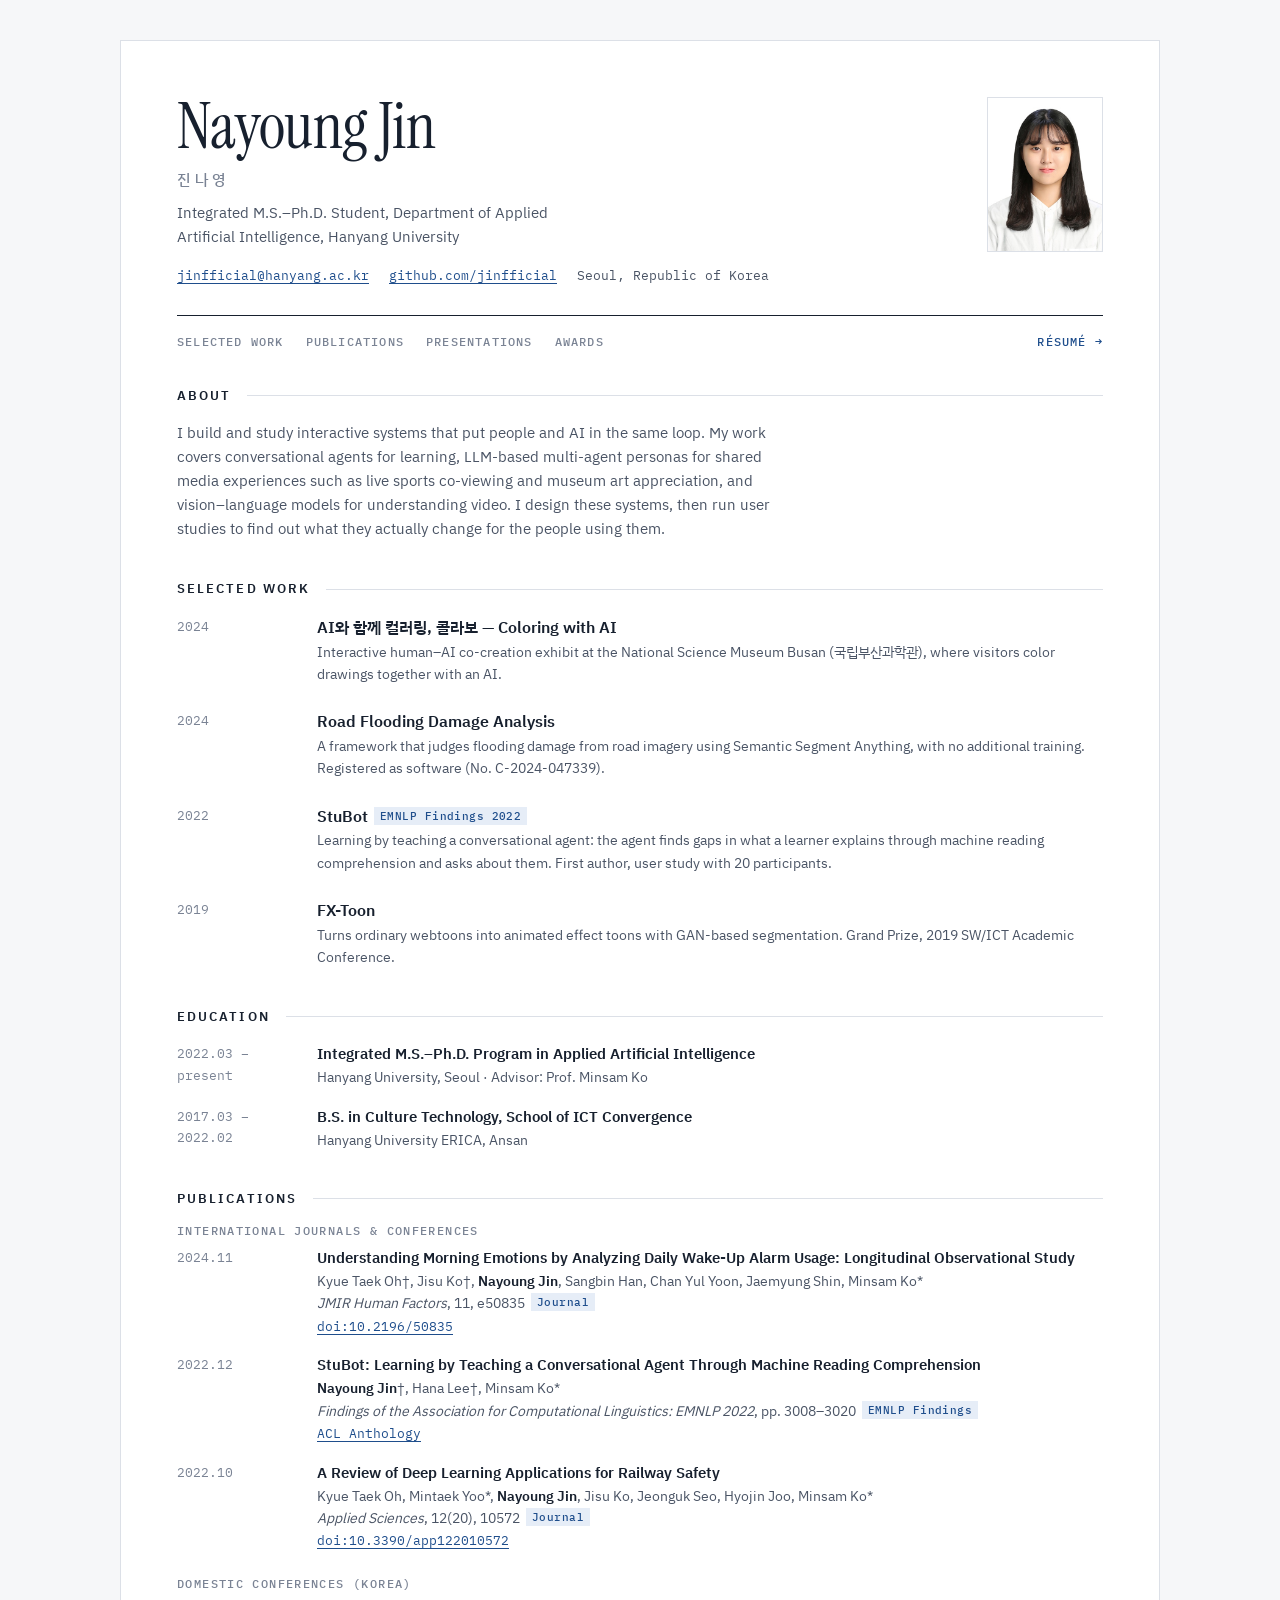
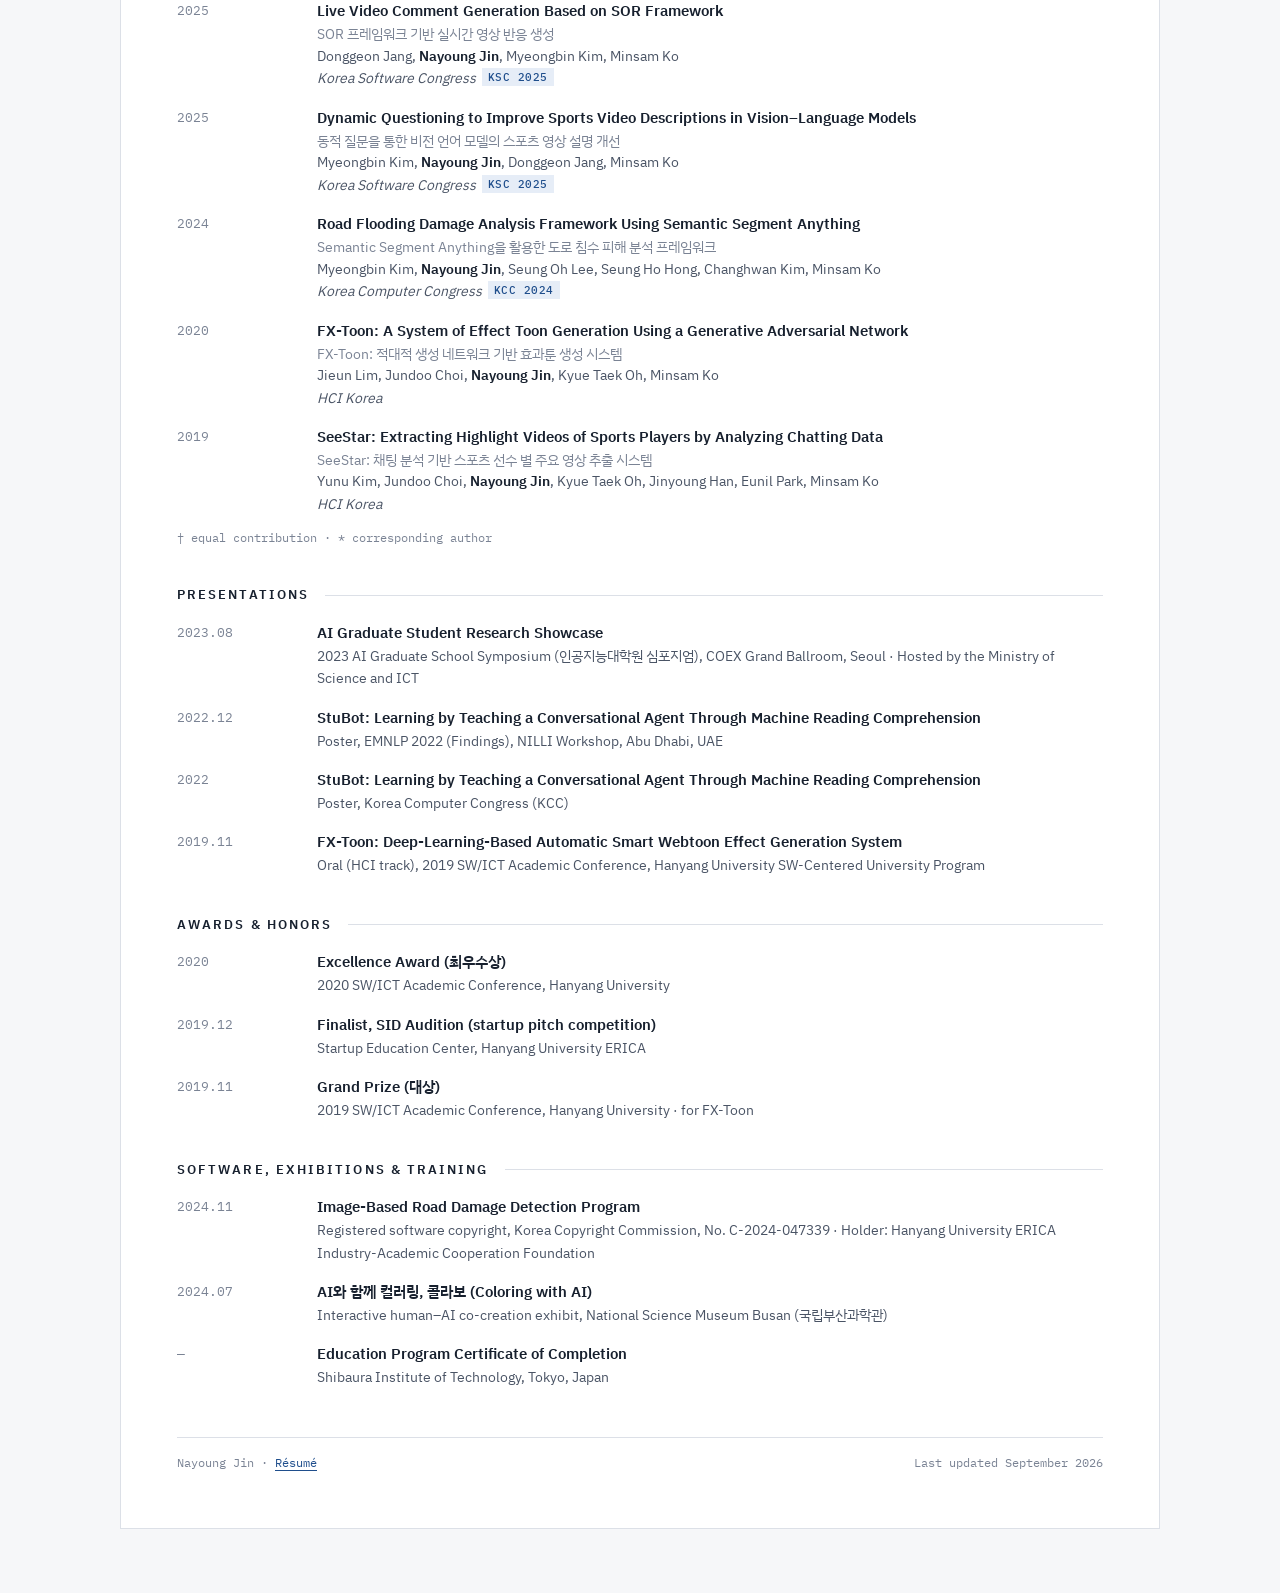
<file: index.html>
<!doctype html>
<html lang="en">
<head>
  <meta charset="utf-8">
  <meta name="viewport" content="width=device-width, initial-scale=1, viewport-fit=cover">
  <title>Nayoung Jin</title>
  <meta name="description" content="Nayoung Jin (진나영) — Integrated M.S.–Ph.D. student in Applied Artificial Intelligence at Hanyang University. Human–AI interaction, conversational agents, and LLM-based multi-agent systems.">
  <meta property="og:title" content="Nayoung Jin">
  <meta property="og:description" content="Integrated M.S.–Ph.D. student, Applied Artificial Intelligence, Hanyang University">
  <meta property="og:type" content="profile">
  <meta property="og:image" content="assets/profile.jpg">
  <link rel="icon" href="data:image/svg+xml,%3Csvg xmlns='http://www.w3.org/2000/svg' viewBox='0 0 32 32'%3E%3Crect width='32' height='32' fill='%231F4E8C'/%3E%3Ctext x='16' y='22' font-family='Georgia,serif' font-style='italic' font-size='17' fill='white' text-anchor='middle'%3ENJ%3C/text%3E%3C/svg%3E">
  <link rel="preconnect" href="https://fonts.googleapis.com">
  <link rel="preconnect" href="https://fonts.gstatic.com" crossorigin>
  <link rel="stylesheet" href="https://fonts.googleapis.com/css2?family=IBM+Plex+Mono:wght@400;500&family=IBM+Plex+Sans+KR:wght@400;500;600&family=Instrument+Serif:ital@0;1&display=swap">
  <link rel="stylesheet" href="assets/style.css">
  <script>
    // Add ?draft to the URL to highlight items that still need confirmation.
    if (/[?&]draft\b/.test(location.search)) document.documentElement.classList.add("draft");
  </script>
</head>
<body>
<main class="cv">
  <p class="draft-note">DRAFT VIEW · Dashed items still need confirmation. Visitors without ?draft do not see these marks.</p>

  <header class="top">
    <div class="identity">
      <h1 class="name">Nayoung Jin<span class="name-ko">진나영</span></h1>
      <p class="role">Integrated M.S.–Ph.D. Student, Department of Applied Artificial Intelligence, Hanyang University</p>
      <ul class="contact">
        <li><a href="mailto:jinfficial@hanyang.ac.kr">jinfficial@hanyang.ac.kr</a></li>
        <li><a href="https://github.com/jinfficial">github.com/jinfficial</a></li>
        <li>Seoul, Republic of Korea</li>
      </ul>
    </div>
    <img class="photo" src="assets/profile.jpg" alt="Portrait of Nayoung Jin" width="374" height="501">
  </header>

  <nav class="pagenav" aria-label="Site sections">
    <a href="#work">Selected Work</a>
    <a href="#publications">Publications</a>
    <a href="#talks">Presentations</a>
    <a href="#awards">Awards</a>
    <a class="nav-cta" href="cv/">Résumé →</a>
  </nav>

  <section id="about">
    <h2>About</h2>
    <p class="interests">
      I build and study interactive systems that put people and AI in the same loop. My work covers conversational
      agents for learning, LLM-based multi-agent personas for shared media experiences such as live sports co-viewing
      and museum art appreciation, and vision–language models for understanding video. I design these systems, then
      run user studies to find out what they actually change for the people using them.
    </p>
  </section>

  <!--
    ▸ 항목에 설명을 추가하려면, 그 항목의 <div class="what"> 안에 아래 한 줄을 넣으세요.
        <p class="desc">설명 문장</p>
      아래 Selected Work의 설명들은 채워 넣기 쉽도록 빈 칸으로 비워 두었습니다.
  -->

  <section id="work">
    <h2>Selected Work</h2>
    <ul class="entries work">
      <!-- Two systems under anonymous review (CHI '27, IUI '27) are held back until the
           decisions are out. Their entries are in git history: git show f747cce. -->
      <li class="entry">
        <div class="when tbc">2024</div>
        <div class="what">
          <span class="title tbc">AI와 함께 컬러링, 콜라보 — Coloring with AI</span>
          <span class="line tbc">Interactive human–AI co-creation exhibit at the National Science Museum Busan
            (국립부산과학관), where visitors color drawings together with an AI.</span>
          <p class="desc"></p>
        </div>
      </li>
      <li class="entry">
        <div class="when">2024</div>
        <div class="what">
          <span class="title">Road Flooding Damage Analysis</span>
          <span class="line">A framework that judges flooding damage from road imagery using Semantic Segment Anything,
            with no additional training. Registered as software (No. C-2024-047339).</span>
          <p class="desc"></p>
        </div>
      </li>
      <li class="entry">
        <div class="when">2022</div>
        <div class="what">
          <span class="title">StuBot<span class="tag">EMNLP Findings 2022</span></span>
          <span class="line">Learning by teaching a conversational agent: the agent finds gaps in what a learner
            explains through machine reading comprehension and asks about them. First author, user study with 20
            participants.</span>
          <p class="desc"></p>
        </div>
      </li>
      <li class="entry">
        <div class="when">2019</div>
        <div class="what">
          <span class="title">FX-Toon</span>
          <span class="line">Turns ordinary webtoons into animated effect toons with GAN-based segmentation. Grand
            Prize, 2019 SW/ICT Academic Conference.</span>
          <p class="desc"></p>
        </div>
      </li>
    </ul>
  </section>

  <section id="education">
    <h2>Education</h2>
    <ul class="entries">
      <li class="entry">
        <div class="when">2022.03 – present</div>
        <div class="what">
          <span class="title">Integrated M.S.–Ph.D. Program in Applied Artificial Intelligence</span>
          <span class="line">Hanyang University, Seoul · Advisor: Prof. Minsam Ko</span>
        </div>
      </li>
      <li class="entry">
        <div class="when">2017.03 – 2022.02</div>
        <div class="what">
          <span class="title">B.S. in Culture Technology, School of ICT Convergence</span>
          <span class="line">Hanyang University ERICA, Ansan</span>
        </div>
      </li>
    </ul>
  </section>

  <section id="publications">
    <h2>Publications</h2>

    <!-- Papers under anonymous review are listed again once the decisions are out. -->

    <h3>International Journals &amp; Conferences</h3>
    <ul class="entries">
      <li class="entry">
        <div class="when">2024.11</div>
        <div class="what">
          <span class="title">Understanding Morning Emotions by Analyzing Daily Wake-Up Alarm Usage: Longitudinal Observational Study</span>
          <span class="line authors">Kyue Taek Oh†, Jisu Ko†, <b>Nayoung Jin</b>, Sangbin Han, Chan Yul Yoon, Jaemyung Shin, Minsam Ko*</span>
          <span class="line"><span class="venue">JMIR Human Factors</span>, 11, e50835<span class="tag">Journal</span></span>
          <span class="links"><a href="https://doi.org/10.2196/50835">doi:10.2196/50835</a></span>
        </div>
      </li>
      <li class="entry">
        <div class="when">2022.12</div>
        <div class="what">
          <span class="title">StuBot: Learning by Teaching a Conversational Agent Through Machine Reading Comprehension</span>
          <span class="line authors"><b>Nayoung Jin</b>†, Hana Lee†, Minsam Ko*</span>
          <span class="line"><span class="venue">Findings of the Association for Computational Linguistics: EMNLP 2022</span>, pp. 3008–3020<span class="tag">EMNLP Findings</span></span>
          <span class="links"><a href="https://aclanthology.org/2022.findings-emnlp.219/">ACL Anthology</a></span>
        </div>
      </li>
      <li class="entry">
        <div class="when">2022.10</div>
        <div class="what">
          <span class="title">A Review of Deep Learning Applications for Railway Safety</span>
          <span class="line authors">Kyue Taek Oh, Mintaek Yoo*, <b>Nayoung Jin</b>, Jisu Ko, Jeonguk Seo, Hyojin Joo, Minsam Ko*</span>
          <span class="line"><span class="venue">Applied Sciences</span>, 12(20), 10572<span class="tag">Journal</span></span>
          <span class="links"><a href="https://doi.org/10.3390/app122010572">doi:10.3390/app122010572</a></span>
        </div>
      </li>
    </ul>

    <h3>Domestic Conferences (Korea)</h3>
    <ul class="entries">
      <li class="entry">
        <div class="when">2025</div>
        <div class="what">
          <span class="title">Live Video Comment Generation Based on SOR Framework
            <span class="title-ko">SOR 프레임워크 기반 실시간 영상 반응 생성</span></span>
          <span class="line authors">Donggeon Jang, <b>Nayoung Jin</b>, Myeongbin Kim, Minsam Ko</span>
          <span class="line"><span class="venue">Korea Software Congress</span><span class="tag">KSC 2025</span></span>
        </div>
      </li>
      <li class="entry">
        <div class="when">2025</div>
        <div class="what">
          <span class="title">Dynamic Questioning to Improve Sports Video Descriptions in Vision–Language Models
            <span class="title-ko">동적 질문을 통한 비전 언어 모델의 스포츠 영상 설명 개선</span></span>
          <span class="line authors">Myeongbin Kim, <b>Nayoung Jin</b>, Donggeon Jang, Minsam Ko</span>
          <span class="line"><span class="venue">Korea Software Congress</span><span class="tag">KSC 2025</span></span>
        </div>
      </li>
      <li class="entry">
        <div class="when">2024</div>
        <div class="what">
          <span class="title">Road Flooding Damage Analysis Framework Using Semantic Segment Anything
            <span class="title-ko">Semantic Segment Anything을 활용한 도로 침수 피해 분석 프레임워크</span></span>
          <span class="line authors">Myeongbin Kim, <b>Nayoung Jin</b>, Seung Oh Lee, Seung Ho Hong, Changhwan Kim, Minsam Ko</span>
          <span class="line"><span class="venue">Korea Computer Congress</span><span class="tag">KCC 2024</span></span>
        </div>
      </li>
      <li class="entry">
        <div class="when tbc">2020</div>
        <div class="what">
          <span class="title">FX-Toon: A System of Effect Toon Generation Using a Generative Adversarial Network
            <span class="title-ko">FX-Toon: 적대적 생성 네트워크 기반 효과툰 생성 시스템</span></span>
          <span class="line authors">Jieun Lim, Jundoo Choi, <b>Nayoung Jin</b>, Kyue Taek Oh, Minsam Ko</span>
          <span class="line"><span class="venue">HCI Korea</span></span>
        </div>
      </li>
      <li class="entry">
        <div class="when tbc">2019</div>
        <div class="what">
          <span class="title">SeeStar: Extracting Highlight Videos of Sports Players by Analyzing Chatting Data
            <span class="title-ko">SeeStar: 채팅 분석 기반 스포츠 선수 별 주요 영상 추출 시스템</span></span>
          <span class="line authors">Yunu Kim, Jundoo Choi, <b>Nayoung Jin</b>, Kyue Taek Oh, Jinyoung Han, Eunil Park, Minsam Ko</span>
          <span class="line"><span class="venue">HCI Korea</span></span>
        </div>
      </li>
    </ul>
    <p class="legend">† equal contribution · * corresponding author</p>
  </section>

  <section id="talks">
    <h2>Presentations</h2>
    <ul class="entries">
      <li class="entry">
        <div class="when">2023.08</div>
        <div class="what">
          <span class="title tbc">AI Graduate Student Research Showcase</span>
          <span class="line">2023 AI Graduate School Symposium (인공지능대학원 심포지엄), COEX Grand Ballroom, Seoul · Hosted by the Ministry of Science and ICT</span>
        </div>
      </li>
      <li class="entry">
        <div class="when">2022.12</div>
        <div class="what">
          <span class="title">StuBot: Learning by Teaching a Conversational Agent Through Machine Reading Comprehension</span>
          <span class="line">Poster, EMNLP 2022 (Findings), NILLI Workshop, Abu Dhabi, UAE</span>
        </div>
      </li>
      <li class="entry">
        <div class="when tbc">2022</div>
        <div class="what">
          <span class="title">StuBot: Learning by Teaching a Conversational Agent Through Machine Reading Comprehension</span>
          <span class="line tbc">Poster, Korea Computer Congress (KCC)</span>
        </div>
      </li>
      <li class="entry">
        <div class="when">2019.11</div>
        <div class="what">
          <span class="title">FX-Toon: Deep-Learning-Based Automatic Smart Webtoon Effect Generation System</span>
          <span class="line">Oral (HCI track), 2019 SW/ICT Academic Conference, Hanyang University SW-Centered University Program</span>
        </div>
      </li>
    </ul>
  </section>

  <section id="awards">
    <h2>Awards &amp; Honors</h2>
    <ul class="entries">
      <li class="entry">
        <div class="when">2020</div>
        <div class="what">
          <span class="title">Excellence Award (최우수상)</span>
          <span class="line">2020 SW/ICT Academic Conference, Hanyang University</span>
        </div>
      </li>
      <li class="entry">
        <div class="when">2019.12</div>
        <div class="what">
          <span class="title">Finalist, SID Audition (startup pitch competition)</span>
          <span class="line">Startup Education Center, Hanyang University ERICA</span>
        </div>
      </li>
      <li class="entry">
        <div class="when">2019.11</div>
        <div class="what">
          <span class="title">Grand Prize (대상)</span>
          <span class="line">2019 SW/ICT Academic Conference, Hanyang University · <span class="tbc">for FX-Toon</span></span>
        </div>
      </li>
    </ul>
  </section>

  <section id="other">
    <h2>Software, Exhibitions &amp; Training</h2>
    <ul class="entries">
      <li class="entry">
        <div class="when">2024.11</div>
        <div class="what">
          <span class="title">Image-Based Road Damage Detection Program</span>
          <span class="line">Registered software copyright, Korea Copyright Commission, No. C-2024-047339 · Holder: Hanyang University ERICA Industry-Academic Cooperation Foundation</span>
        </div>
      </li>
      <li class="entry">
        <div class="when tbc">2024.07</div>
        <div class="what">
          <span class="title">AI와 함께 컬러링, 콜라보 (Coloring with AI)</span>
          <span class="line tbc">Interactive human–AI co-creation exhibit, National Science Museum Busan (국립부산과학관)</span>
        </div>
      </li>
      <li class="entry">
        <div class="when tbc">—</div>
        <div class="what">
          <span class="title tbc">Education Program Certificate of Completion</span>
          <span class="line">Shibaura Institute of Technology, Tokyo, Japan</span>
        </div>
      </li>
    </ul>
  </section>

  <footer>
    <span>Nayoung Jin · <a href="cv/">Résumé</a></span>
    <span>Last updated September 2026</span>
  </footer>
</main>
</body>
</html>
</file>
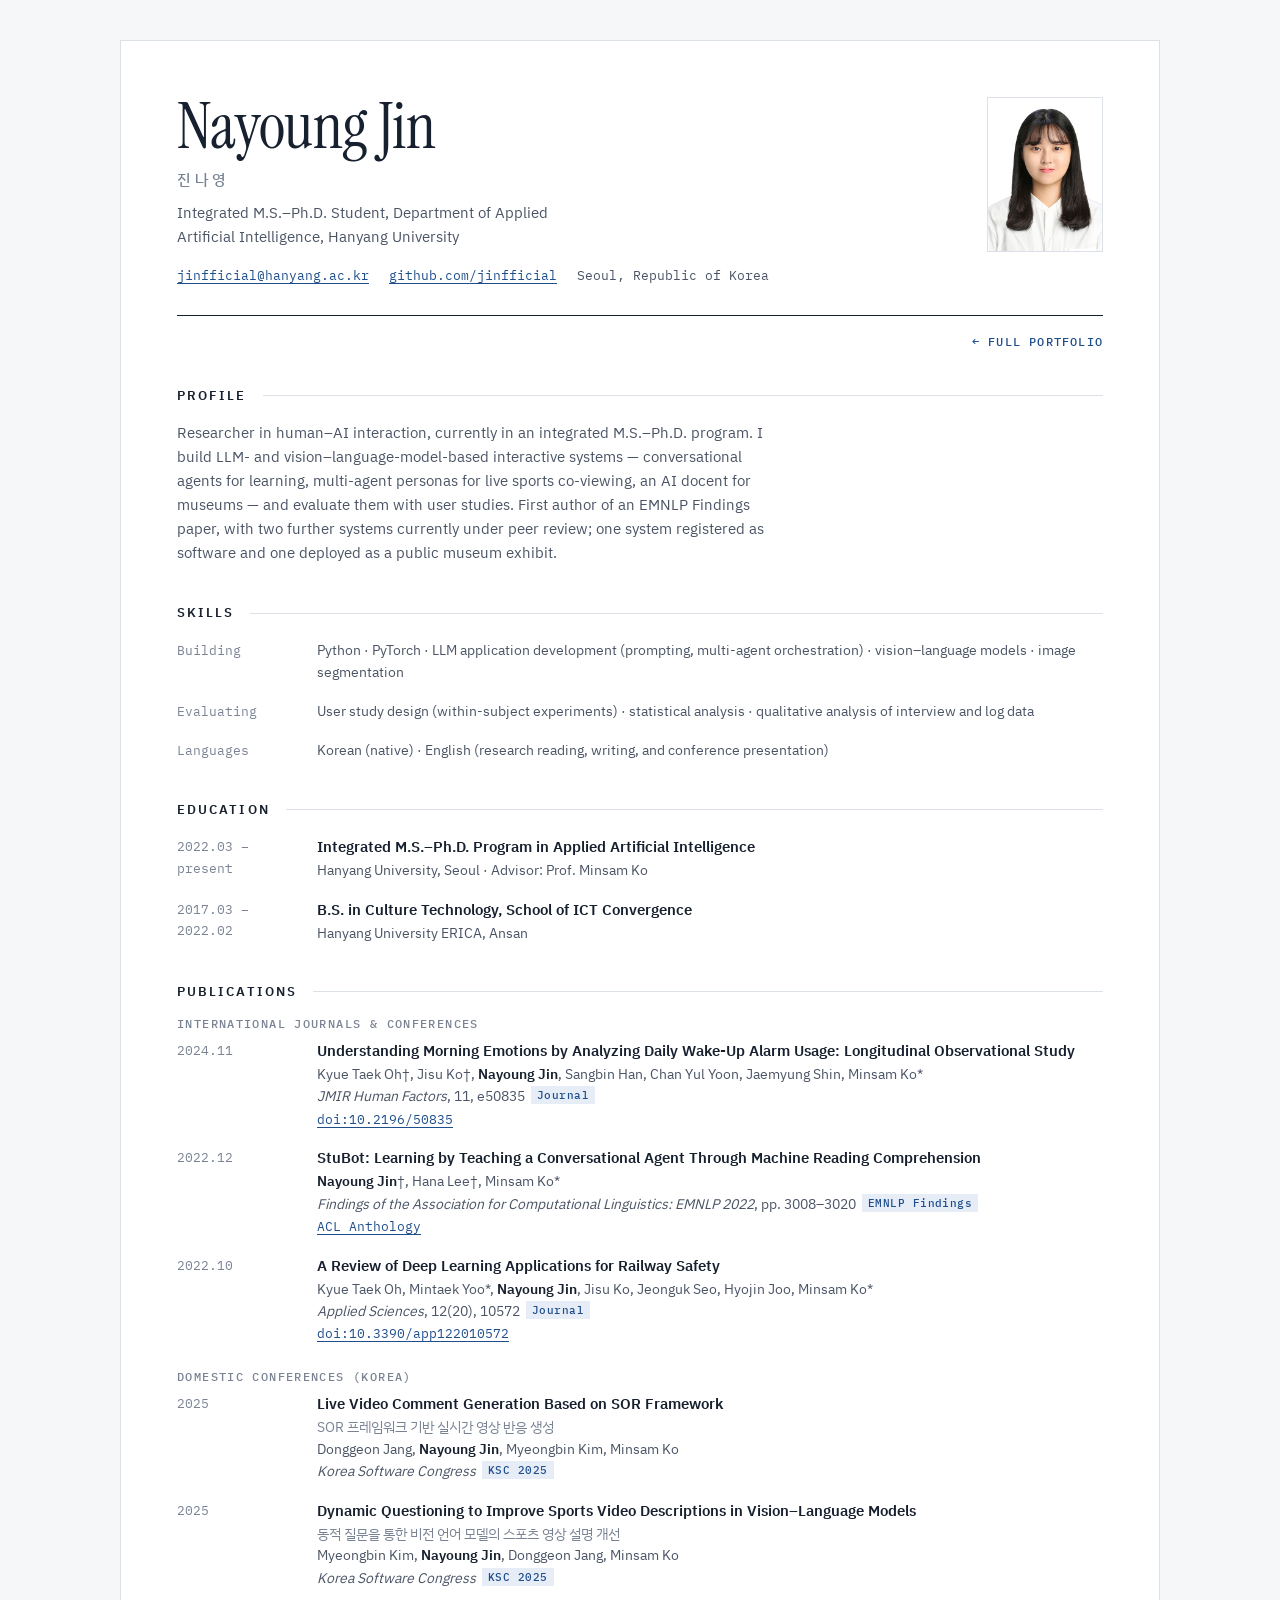
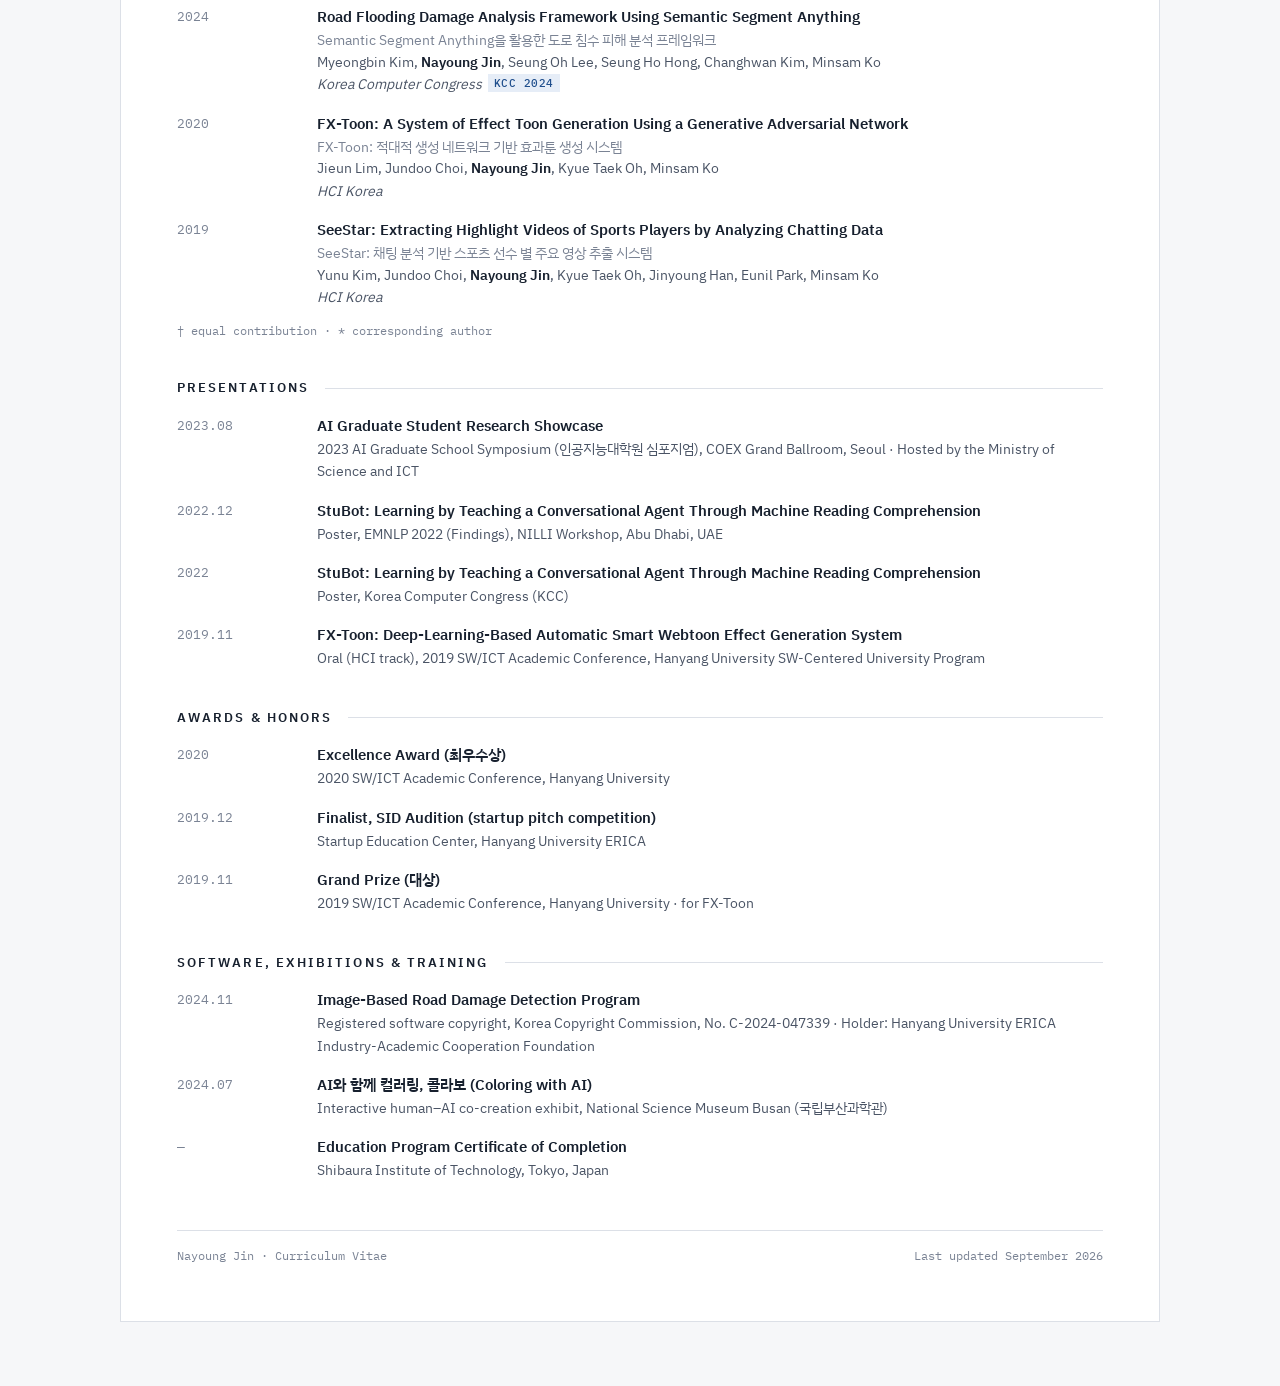
<file: cv/index.html>
<!doctype html>
<html lang="en">
<head>
  <meta charset="utf-8">
  <meta name="viewport" content="width=device-width, initial-scale=1, viewport-fit=cover">
  <title>Nayoung Jin</title>
  <meta name="description" content="Nayoung Jin (진나영) — Integrated M.S.–Ph.D. student in Applied Artificial Intelligence at Hanyang University. Human–AI interaction, conversational agents, and LLM-based multi-agent systems.">
  <meta property="og:title" content="Nayoung Jin">
  <meta property="og:description" content="Integrated M.S.–Ph.D. student, Applied Artificial Intelligence, Hanyang University">
  <meta property="og:type" content="profile">
  <meta property="og:image" content="../assets/profile.jpg">
  <link rel="icon" href="data:image/svg+xml,%3Csvg xmlns='http://www.w3.org/2000/svg' viewBox='0 0 32 32'%3E%3Crect width='32' height='32' fill='%231F4E8C'/%3E%3Ctext x='16' y='22' font-family='Georgia,serif' font-style='italic' font-size='17' fill='white' text-anchor='middle'%3ENJ%3C/text%3E%3C/svg%3E">
  <link rel="preconnect" href="https://fonts.googleapis.com">
  <link rel="preconnect" href="https://fonts.gstatic.com" crossorigin>
  <link rel="stylesheet" href="https://fonts.googleapis.com/css2?family=IBM+Plex+Mono:wght@400;500&family=IBM+Plex+Sans+KR:wght@400;500;600&family=Instrument+Serif:ital@0;1&display=swap">
  <link rel="stylesheet" href="../assets/style.css">
  <script>
    // Add ?draft to the URL to highlight items that still need confirmation.
    if (/[?&]draft\b/.test(location.search)) document.documentElement.classList.add("draft");
  </script>
</head>
<body>
<main class="cv">
  <p class="draft-note">DRAFT VIEW · Dashed items still need confirmation. Visitors without ?draft do not see these marks.</p>

  <header class="top">
    <div class="identity">
      <h1 class="name">Nayoung Jin<span class="name-ko">진나영</span></h1>
      <p class="role">Integrated M.S.–Ph.D. Student, Department of Applied Artificial Intelligence, Hanyang University</p>
      <ul class="contact">
        <li><a href="mailto:jinfficial@hanyang.ac.kr">jinfficial@hanyang.ac.kr</a></li>
        <li><a href="https://github.com/jinfficial">github.com/jinfficial</a></li>
        <li>Seoul, Republic of Korea</li>
      </ul>
    </div>
    <img class="photo" src="../assets/profile.jpg" alt="Portrait of Nayoung Jin" width="374" height="501">
  </header>

  <nav class="pagenav" aria-label="Site sections">
    <a class="nav-cta" href="../">← Full portfolio</a>
  </nav>

  <section id="profile">
    <h2>Profile</h2>
    <p class="interests">
      Researcher in human–AI interaction, currently in an integrated M.S.–Ph.D. program. I build LLM- and
      vision–language-model-based interactive systems — conversational agents for learning, multi-agent personas for
      live sports co-viewing, an AI docent for museums — and evaluate them with user studies. First author of an
      EMNLP Findings paper, with two further systems currently under peer review; one system registered as software
      and one deployed as a public museum exhibit.
    </p>
  </section>

  <section id="skills">
    <h2>Skills</h2>
    <ul class="entries">
      <li class="entry">
        <div class="when">Building</div>
        <div class="what"><span class="line tbc">Python · PyTorch · LLM application development (prompting, multi-agent orchestration) · vision–language models · image segmentation</span></div>
      </li>
      <li class="entry">
        <div class="when">Evaluating</div>
        <div class="what"><span class="line tbc">User study design (within-subject experiments) · statistical analysis · qualitative analysis of interview and log data</span></div>
      </li>
      <li class="entry">
        <div class="when">Languages</div>
        <div class="what"><span class="line tbc">Korean (native) · English (research reading, writing, and conference presentation)</span></div>
      </li>
    </ul>
  </section>

  <section id="education">
    <h2>Education</h2>
    <ul class="entries">
      <li class="entry">
        <div class="when">2022.03 – present</div>
        <div class="what">
          <span class="title">Integrated M.S.–Ph.D. Program in Applied Artificial Intelligence</span>
          <span class="line">Hanyang University, Seoul · Advisor: Prof. Minsam Ko</span>
        </div>
      </li>
      <li class="entry">
        <div class="when">2017.03 – 2022.02</div>
        <div class="what">
          <span class="title">B.S. in Culture Technology, School of ICT Convergence</span>
          <span class="line">Hanyang University ERICA, Ansan</span>
        </div>
      </li>
    </ul>
  </section>

  <!--
    To add a description to any entry, put this line inside its <div class="what">:
      <p class="desc">One or two sentences about the work.</p>
  -->

  <section id="publications">
    <h2>Publications</h2>

    <!-- Papers under anonymous review are listed again once the decisions are out.
         Their entries are in git history: git show f747cce -->

    <h3>International Journals &amp; Conferences</h3>
    <ul class="entries">
      <li class="entry">
        <div class="when">2024.11</div>
        <div class="what">
          <span class="title">Understanding Morning Emotions by Analyzing Daily Wake-Up Alarm Usage: Longitudinal Observational Study</span>
          <span class="line authors">Kyue Taek Oh†, Jisu Ko†, <b>Nayoung Jin</b>, Sangbin Han, Chan Yul Yoon, Jaemyung Shin, Minsam Ko*</span>
          <span class="line"><span class="venue">JMIR Human Factors</span>, 11, e50835<span class="tag">Journal</span></span>
          <span class="links"><a href="https://doi.org/10.2196/50835">doi:10.2196/50835</a></span>
        </div>
      </li>
      <li class="entry">
        <div class="when">2022.12</div>
        <div class="what">
          <span class="title">StuBot: Learning by Teaching a Conversational Agent Through Machine Reading Comprehension</span>
          <span class="line authors"><b>Nayoung Jin</b>†, Hana Lee†, Minsam Ko*</span>
          <span class="line"><span class="venue">Findings of the Association for Computational Linguistics: EMNLP 2022</span>, pp. 3008–3020<span class="tag">EMNLP Findings</span></span>
          <span class="links"><a href="https://aclanthology.org/2022.findings-emnlp.219/">ACL Anthology</a></span>
        </div>
      </li>
      <li class="entry">
        <div class="when">2022.10</div>
        <div class="what">
          <span class="title">A Review of Deep Learning Applications for Railway Safety</span>
          <span class="line authors">Kyue Taek Oh, Mintaek Yoo*, <b>Nayoung Jin</b>, Jisu Ko, Jeonguk Seo, Hyojin Joo, Minsam Ko*</span>
          <span class="line"><span class="venue">Applied Sciences</span>, 12(20), 10572<span class="tag">Journal</span></span>
          <span class="links"><a href="https://doi.org/10.3390/app122010572">doi:10.3390/app122010572</a></span>
        </div>
      </li>
    </ul>

    <h3>Domestic Conferences (Korea)</h3>
    <ul class="entries">
      <li class="entry">
        <div class="when">2025</div>
        <div class="what">
          <span class="title">Live Video Comment Generation Based on SOR Framework
            <span class="title-ko">SOR 프레임워크 기반 실시간 영상 반응 생성</span></span>
          <span class="line authors">Donggeon Jang, <b>Nayoung Jin</b>, Myeongbin Kim, Minsam Ko</span>
          <span class="line"><span class="venue">Korea Software Congress</span><span class="tag">KSC 2025</span></span>
        </div>
      </li>
      <li class="entry">
        <div class="when">2025</div>
        <div class="what">
          <span class="title">Dynamic Questioning to Improve Sports Video Descriptions in Vision–Language Models
            <span class="title-ko">동적 질문을 통한 비전 언어 모델의 스포츠 영상 설명 개선</span></span>
          <span class="line authors">Myeongbin Kim, <b>Nayoung Jin</b>, Donggeon Jang, Minsam Ko</span>
          <span class="line"><span class="venue">Korea Software Congress</span><span class="tag">KSC 2025</span></span>
        </div>
      </li>
      <li class="entry">
        <div class="when">2024</div>
        <div class="what">
          <span class="title">Road Flooding Damage Analysis Framework Using Semantic Segment Anything
            <span class="title-ko">Semantic Segment Anything을 활용한 도로 침수 피해 분석 프레임워크</span></span>
          <span class="line authors">Myeongbin Kim, <b>Nayoung Jin</b>, Seung Oh Lee, Seung Ho Hong, Changhwan Kim, Minsam Ko</span>
          <span class="line"><span class="venue">Korea Computer Congress</span><span class="tag">KCC 2024</span></span>
        </div>
      </li>
      <li class="entry">
        <div class="when tbc">2020</div>
        <div class="what">
          <span class="title">FX-Toon: A System of Effect Toon Generation Using a Generative Adversarial Network
            <span class="title-ko">FX-Toon: 적대적 생성 네트워크 기반 효과툰 생성 시스템</span></span>
          <span class="line authors">Jieun Lim, Jundoo Choi, <b>Nayoung Jin</b>, Kyue Taek Oh, Minsam Ko</span>
          <span class="line"><span class="venue">HCI Korea</span></span>
        </div>
      </li>
      <li class="entry">
        <div class="when tbc">2019</div>
        <div class="what">
          <span class="title">SeeStar: Extracting Highlight Videos of Sports Players by Analyzing Chatting Data
            <span class="title-ko">SeeStar: 채팅 분석 기반 스포츠 선수 별 주요 영상 추출 시스템</span></span>
          <span class="line authors">Yunu Kim, Jundoo Choi, <b>Nayoung Jin</b>, Kyue Taek Oh, Jinyoung Han, Eunil Park, Minsam Ko</span>
          <span class="line"><span class="venue">HCI Korea</span></span>
        </div>
      </li>
    </ul>
    <p class="legend">† equal contribution · * corresponding author</p>
  </section>

  <section id="talks">
    <h2>Presentations</h2>
    <ul class="entries">
      <li class="entry">
        <div class="when">2023.08</div>
        <div class="what">
          <span class="title tbc">AI Graduate Student Research Showcase</span>
          <span class="line">2023 AI Graduate School Symposium (인공지능대학원 심포지엄), COEX Grand Ballroom, Seoul · Hosted by the Ministry of Science and ICT</span>
        </div>
      </li>
      <li class="entry">
        <div class="when">2022.12</div>
        <div class="what">
          <span class="title">StuBot: Learning by Teaching a Conversational Agent Through Machine Reading Comprehension</span>
          <span class="line">Poster, EMNLP 2022 (Findings), NILLI Workshop, Abu Dhabi, UAE</span>
        </div>
      </li>
      <li class="entry">
        <div class="when tbc">2022</div>
        <div class="what">
          <span class="title">StuBot: Learning by Teaching a Conversational Agent Through Machine Reading Comprehension</span>
          <span class="line tbc">Poster, Korea Computer Congress (KCC)</span>
        </div>
      </li>
      <li class="entry">
        <div class="when">2019.11</div>
        <div class="what">
          <span class="title">FX-Toon: Deep-Learning-Based Automatic Smart Webtoon Effect Generation System</span>
          <span class="line">Oral (HCI track), 2019 SW/ICT Academic Conference, Hanyang University SW-Centered University Program</span>
        </div>
      </li>
    </ul>
  </section>

  <section id="awards">
    <h2>Awards &amp; Honors</h2>
    <ul class="entries">
      <li class="entry">
        <div class="when">2020</div>
        <div class="what">
          <span class="title">Excellence Award (최우수상)</span>
          <span class="line">2020 SW/ICT Academic Conference, Hanyang University</span>
        </div>
      </li>
      <li class="entry">
        <div class="when">2019.12</div>
        <div class="what">
          <span class="title">Finalist, SID Audition (startup pitch competition)</span>
          <span class="line">Startup Education Center, Hanyang University ERICA</span>
        </div>
      </li>
      <li class="entry">
        <div class="when">2019.11</div>
        <div class="what">
          <span class="title">Grand Prize (대상)</span>
          <span class="line">2019 SW/ICT Academic Conference, Hanyang University · <span class="tbc">for FX-Toon</span></span>
        </div>
      </li>
    </ul>
  </section>

  <section id="other">
    <h2>Software, Exhibitions &amp; Training</h2>
    <ul class="entries">
      <li class="entry">
        <div class="when">2024.11</div>
        <div class="what">
          <span class="title">Image-Based Road Damage Detection Program</span>
          <span class="line">Registered software copyright, Korea Copyright Commission, No. C-2024-047339 · Holder: Hanyang University ERICA Industry-Academic Cooperation Foundation</span>
        </div>
      </li>
      <li class="entry">
        <div class="when tbc">2024.07</div>
        <div class="what">
          <span class="title">AI와 함께 컬러링, 콜라보 (Coloring with AI)</span>
          <span class="line tbc">Interactive human–AI co-creation exhibit, National Science Museum Busan (국립부산과학관)</span>
        </div>
      </li>
      <li class="entry">
        <div class="when tbc">—</div>
        <div class="what">
          <span class="title tbc">Education Program Certificate of Completion</span>
          <span class="line">Shibaura Institute of Technology, Tokyo, Japan</span>
        </div>
      </li>
    </ul>
  </section>

  <footer>
    <span>Nayoung Jin · Curriculum Vitae</span>
    <span>Last updated September 2026</span>
  </footer>
</main>
</body>
</html>
</file>
<file: assets/style.css>
:root {
  --paper: #F6F7F9;
  --sheet: #FFFFFF;
  --ink: #17202E;
  --ink-2: #4A5465;
  --ink-3: #7A8394;
  --rule: #DCE0E7;
  --accent: #1F4E8C;
  --accent-soft: #E6EDF7;
  --tbc: #B5651D;
  --serif: "Instrument Serif", "Times New Roman", serif;
  --sans: "IBM Plex Sans KR", "Apple SD Gothic Neo", "Malgun Gothic", system-ui, sans-serif;
  --mono: "IBM Plex Mono", ui-monospace, Consolas, monospace;
  color-scheme: light;
}
@media (prefers-color-scheme: dark) {
  :root:not([data-theme="light"]) {
    --paper: #0F141C;
    --sheet: #151B25;
    --ink: #E7EBF2;
    --ink-2: #AEB6C4;
    --ink-3: #7E8798;
    --rule: #2A3342;
    --accent: #8FB4EA;
    --accent-soft: #1C2A40;
    --tbc: #E3A263;
    color-scheme: dark;
  }
}
:root[data-theme="dark"] {
  --paper: #0F141C;
  --sheet: #151B25;
  --ink: #E7EBF2;
  --ink-2: #AEB6C4;
  --ink-3: #7E8798;
  --rule: #2A3342;
  --accent: #8FB4EA;
  --accent-soft: #1C2A40;
  --tbc: #E3A263;
  color-scheme: dark;
}

* { box-sizing: border-box; }
body {
  margin: 0;
  background: var(--paper);
  color: var(--ink);
  font: 400 15px/1.6 var(--sans);
  padding-inline: 16px;
  padding-block: 40px 64px;
  -webkit-font-smoothing: antialiased;
}
img { max-width: 100%; }
a { color: var(--accent); text-decoration-thickness: 1px; text-underline-offset: 3px; }
a:focus-visible { outline: 2px solid var(--accent); outline-offset: 2px; border-radius: 2px; }

.cv {
  max-width: 1040px;
  margin: 0 auto;
  background: var(--sheet);
  border: 1px solid var(--rule);
  padding: clamp(24px, 5vw, 56px);
}

/* Unconfirmed items: visible only with ?draft in the URL */
.draft-note { display: none; }
.draft .draft-note {
  display: block;
  font: 400 12.5px/1.5 var(--mono);
  color: var(--tbc);
  border: 1px dashed var(--tbc);
  padding: 8px 12px;
  margin: 0 0 32px;
}
.draft .tbc {
  text-decoration: underline dashed var(--tbc);
  text-decoration-thickness: 1px;
  text-underline-offset: 4px;
}

/* Header */
header.top {
  display: grid;
  grid-template-columns: 1fr auto;
  gap: 20px 36px;
  align-items: start;
  padding-bottom: 28px;
  border-bottom: 1px solid var(--ink);
}
.photo {
  display: block;
  width: 116px;
  height: auto;
  border: 1px solid var(--rule);
  background: #fff;
  justify-self: end;
}
.name {
  margin: 0;
  font: 400 clamp(44px, 8vw, 64px)/0.95 var(--serif);
  letter-spacing: -0.01em;
}
.name-ko {
  display: block;
  font: 500 15px/1 var(--sans);
  letter-spacing: 0.3em;
  color: var(--ink-3);
  margin-top: 14px;
}
.role { margin: 14px 0 0; color: var(--ink-2); max-width: 44ch; }
.contact {
  list-style: none; margin: 16px 0 0; padding: 0;
  display: flex; flex-wrap: wrap; gap: 4px 20px;
  font: 400 13px/1.7 var(--mono);
  color: var(--ink-2);
}

/* Page navigation */
.pagenav {
  display: flex; flex-wrap: wrap; gap: 8px 22px; align-items: baseline;
  margin-top: 20px;
  font: 500 12px/1 var(--mono);
  text-transform: uppercase;
  letter-spacing: 0.1em;
}
.pagenav a { color: var(--ink-3); text-decoration: none; }
.pagenav a:hover { color: var(--accent); text-decoration: underline; text-underline-offset: 5px; }
.pagenav .nav-cta { color: var(--accent); margin-left: auto; }

/* Sections */
section { margin-top: 40px; }
h2 {
  margin: 0 0 18px;
  font: 600 13px/1.2 var(--sans);
  text-transform: uppercase;
  letter-spacing: 0.16em;
  color: var(--ink);
  display: flex; align-items: center; gap: 16px;
}
h2::after { content: ""; flex: 1; height: 1px; background: var(--rule); }
h3 {
  margin: 26px 0 10px;
  font: 500 11.5px/1 var(--mono);
  text-transform: uppercase;
  letter-spacing: 0.12em;
  color: var(--ink-3);
}
h3:first-of-type { margin-top: 4px; }

.interests { margin: 0; color: var(--ink-2); max-width: 68ch; }

.entries { list-style: none; margin: 0; padding: 0; display: grid; gap: 16px; }
.entry {
  display: grid;
  grid-template-columns: 7.5rem 1fr;
  gap: 4px 20px;
}
.when {
  font: 400 12.5px/1.75 var(--mono);
  color: var(--ink-3);
  font-variant-numeric: tabular-nums;
  padding-top: 1px;
}
.what { min-width: 0; }
.title { font-weight: 600; color: var(--ink); text-wrap: pretty; }
.title-ko { display: block; color: var(--ink-3); font-size: 13.5px; font-weight: 400; }
.line { display: block; color: var(--ink-2); font-size: 14px; }
.authors b { color: var(--ink); font-weight: 600; }
.venue { font-style: italic; }
.tag {
  display: inline-block;
  font: 500 11px/1 var(--mono);
  letter-spacing: 0.04em;
  color: var(--accent);
  background: var(--accent-soft);
  padding: 4px 6px 3px;
  margin-left: 6px;
  vertical-align: 2px;
  white-space: nowrap;
}
.desc {
  margin: 6px 0 0;
  color: var(--ink-2);
  font-size: 14px;
  max-width: 68ch;
}
.desc:empty { display: none; }

/* Selected work: a little more air between projects */
.work { gap: 24px; }
.work .title { font-size: 16px; }
.links { display: block; font: 400 12.5px/1.8 var(--mono); }
.links a + a { margin-left: 12px; }
.legend { margin-top: 14px; font: 400 12px/1.5 var(--mono); color: var(--ink-3); }

footer {
  margin-top: 48px; padding-top: 16px;
  border-top: 1px solid var(--rule);
  font: 400 12px/1.5 var(--mono); color: var(--ink-3);
  display: flex; justify-content: space-between; flex-wrap: wrap; gap: 8px;
}

@media (max-width: 680px) {
  body { padding-block: 16px 32px; }
  header.top { grid-template-columns: 1fr; }
  .photo { width: 96px; order: -1; justify-self: start; }
  .entry { grid-template-columns: 1fr; gap: 2px; }
}

@media print {
  :root { --paper: #fff; --sheet: #fff; --ink: #000; --ink-2: #222; --ink-3: #555; --rule: #bbb; --accent: #1F4E8C; --accent-soft: transparent; }
  body { padding: 0; font-size: 10.5pt; }
  .cv { border: 0; padding: 0; max-width: none; }
  .draft .draft-note { display: none; }
  .draft .tbc { text-decoration: none; }
  .pagenav { display: none; }
  section, .entry { break-inside: avoid; }
  a { color: inherit; text-decoration: none; }
}
</file>
